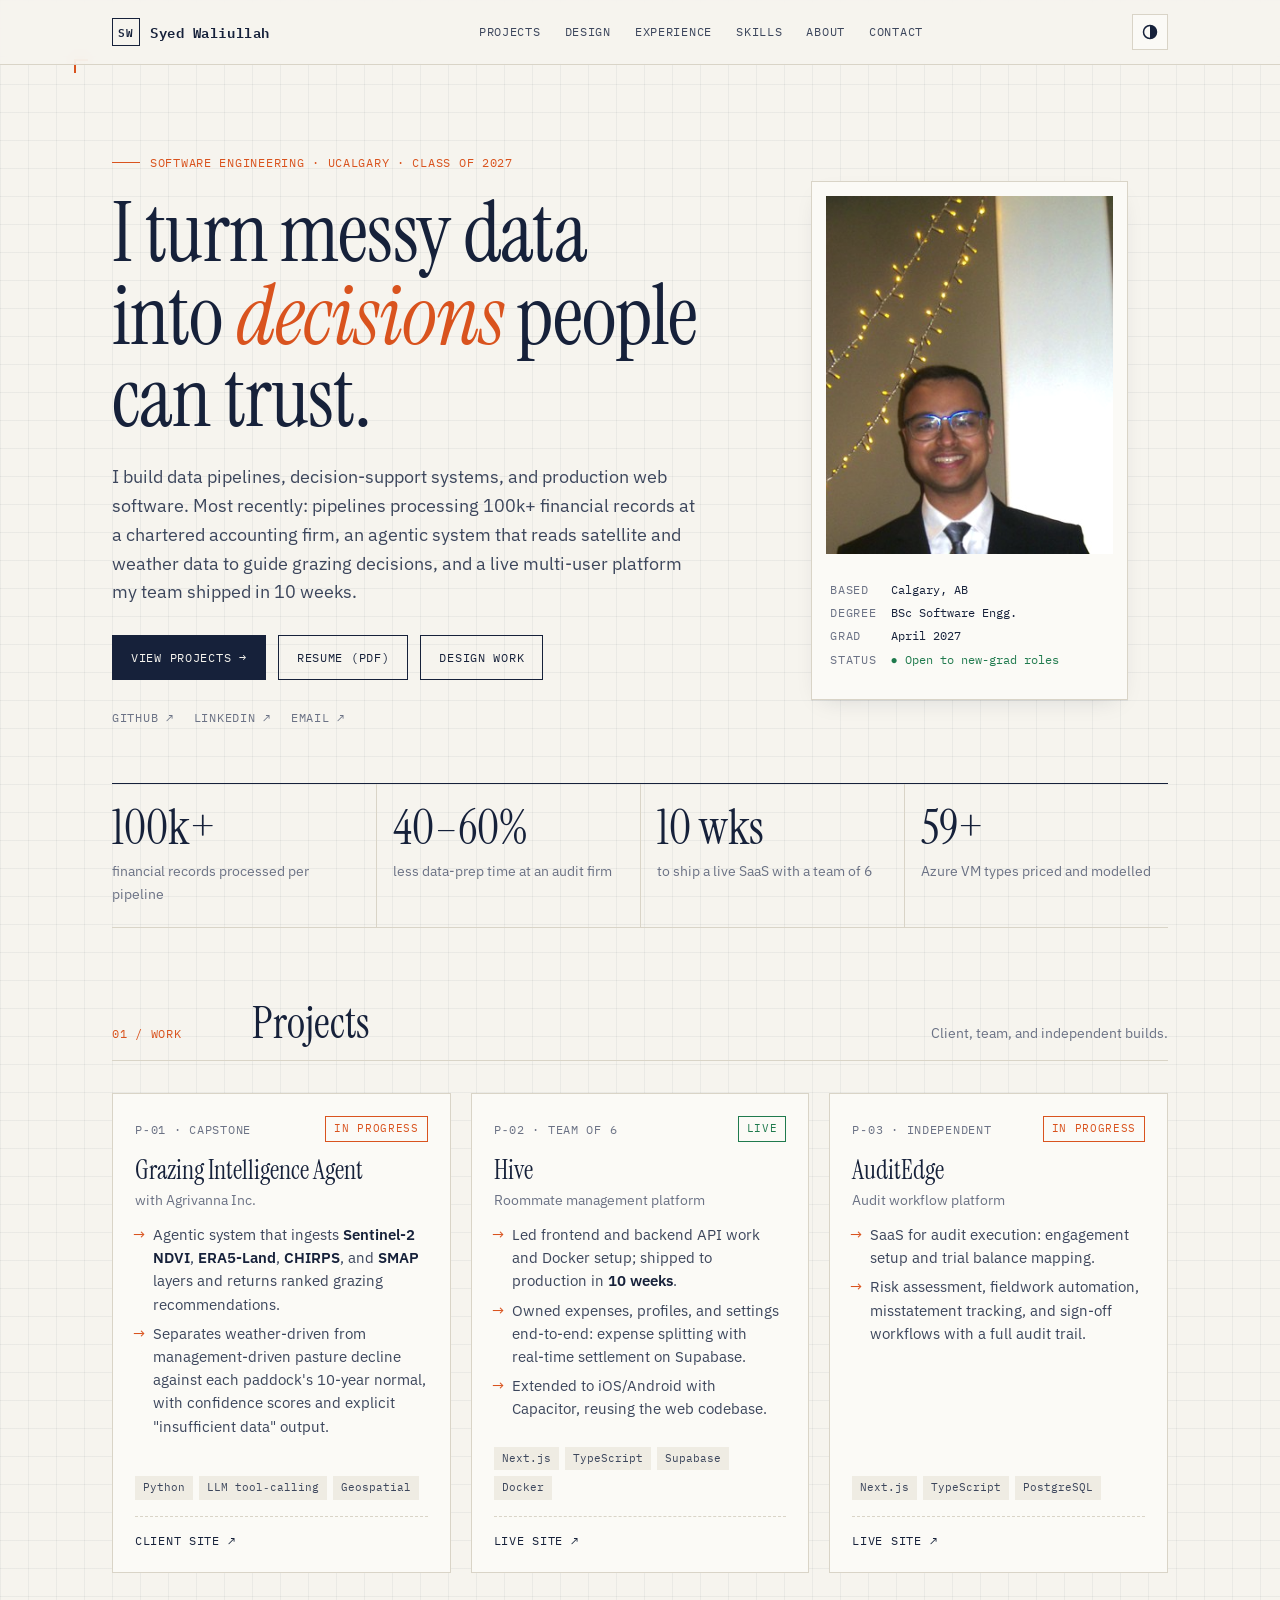
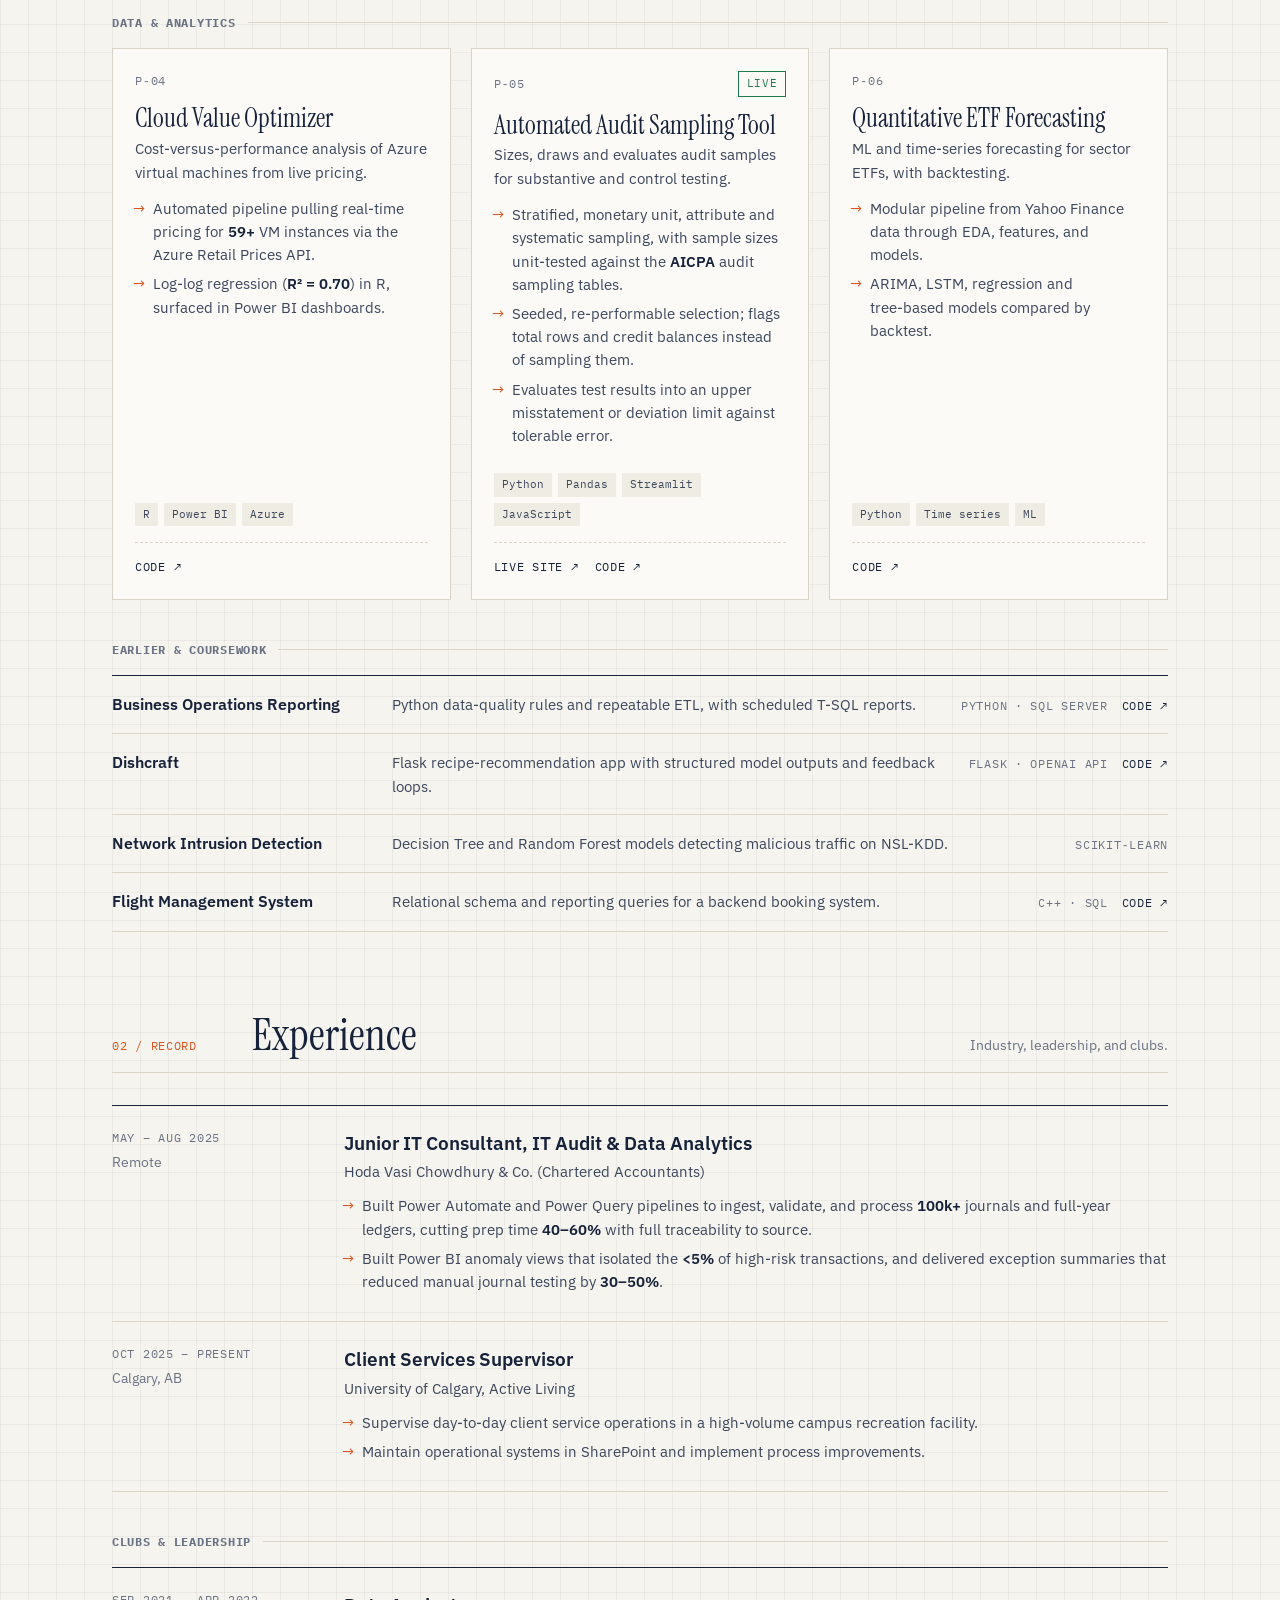
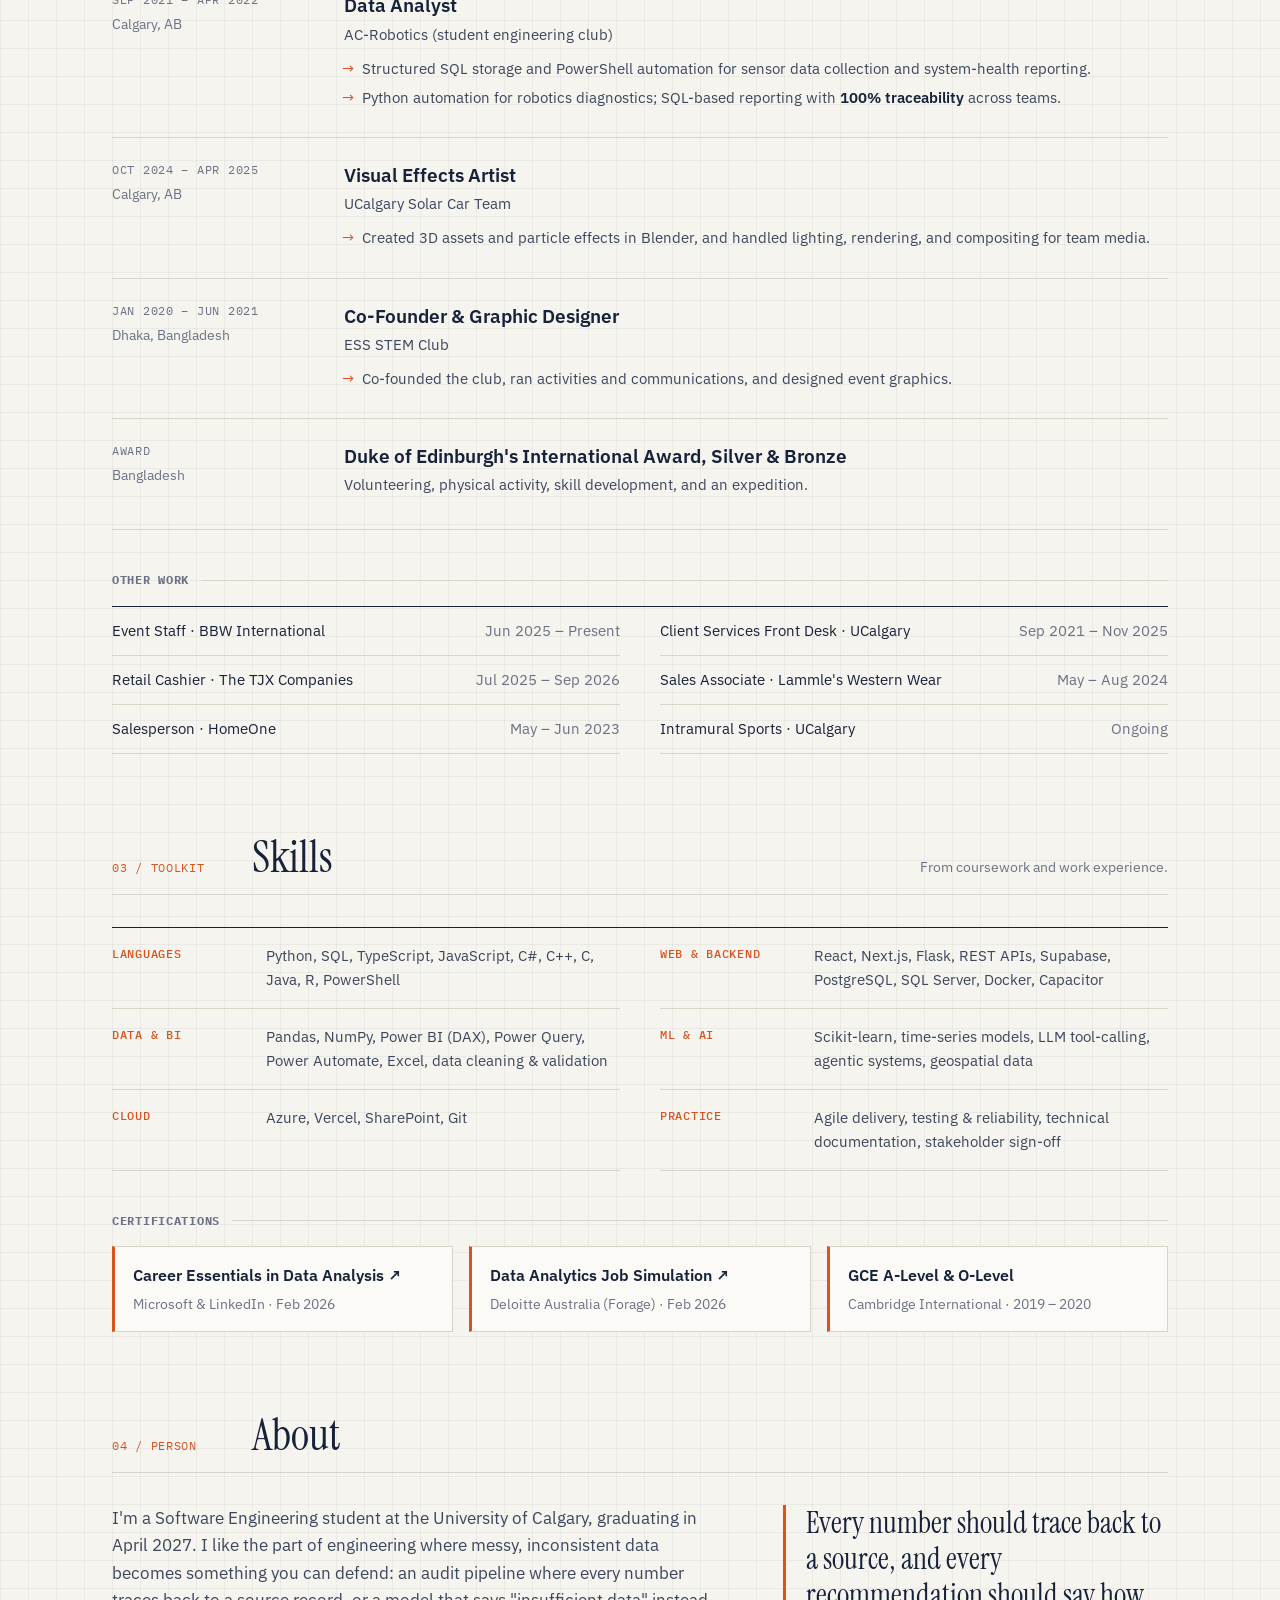
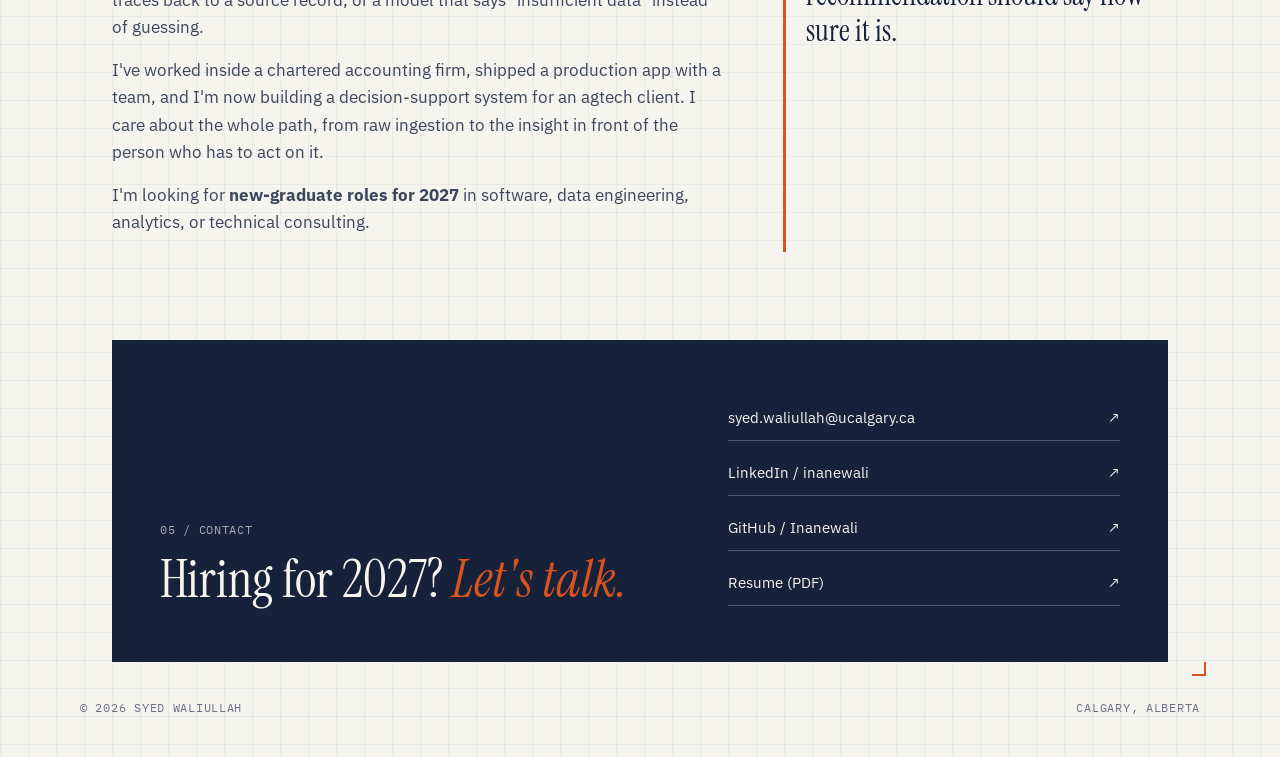
<file: index.html>
<!doctype html>
<html lang="en">
  <head>
    <meta charset="UTF-8" />
    <meta name="viewport" content="width=device-width, initial-scale=1" />
    <title>Syed Waliullah | Software & Data Engineering</title>
    <meta
      name="description"
      content="Portfolio of Syed Waliullah, Software Engineering student at the University of Calgary (2027) building data pipelines, decision-support systems, and production web software."
    />
    <link rel="preconnect" href="https://fonts.googleapis.com" />
    <link rel="preconnect" href="https://fonts.gstatic.com" crossorigin />
    <link
      href="https://fonts.googleapis.com/css2?family=IBM+Plex+Mono:wght@400;500;600&family=IBM+Plex+Sans:wght@400;500;600&family=Instrument+Serif:ital@0;1&display=swap"
      rel="stylesheet"
    />
    <link rel="stylesheet" href="style.css?v=4" />
  </head>

  <body>
    <div class="dataTrail" aria-hidden="true"></div>
    <header class="header">
      <div class="wrap headerInner">
        <a class="logo" href="#top" aria-label="Home"><span class="logoMark">SW</span><span class="logoName">Syed Waliullah</span></a>

        <nav class="nav" aria-label="Primary">
          <a href="#projects">Projects</a>
          <a href="./design/">Design</a>
          <a href="#experience">Experience</a>
          <a href="#skills">Skills</a>
          <a href="#about">About</a>
          <a href="#contact">Contact</a>
        </nav>

        <div class="headerActions">
          <button class="iconBtn themeBtn" aria-label="Toggle dark mode" title="Toggle theme"><svg width="16" height="16" viewBox="0 0 16 16" aria-hidden="true"><circle cx="8" cy="8" r="6.5" fill="none" stroke="currentColor" stroke-width="1.5"/><path d="M8 1.5a6.5 6.5 0 0 1 0 13z" fill="currentColor"/></svg></button>
          <button class="iconBtn menuBtn" aria-label="Open menu" aria-expanded="false">☰</button>
        </div>
      </div>
    </header>

    <main id="top" class="wrap">
      <!-- HERO -->
      <section class="hero">
        <div>
          <p class="eyebrow mono">Software Engineering · UCalgary · Class of 2027</p>
          <h1>I turn messy data into <em>decisions</em> people can trust.</h1>
          <p class="lede">
            I build data pipelines, decision-support systems, and production web software. Most recently:
            pipelines processing 100k+ financial records at a chartered accounting firm, an agentic system
            that reads satellite and weather data to guide grazing decisions, and a live multi-user platform
            my team shipped in 10 weeks.
          </p>
          <div class="heroCtas">
            <a class="btn" href="#projects">View projects →</a>
            <a class="btnGhost" href="./resume.pdf" target="_blank" rel="noreferrer">Resume (PDF)</a>
            <a class="btnGhost" href="./design/">Design work</a>
          </div>
          <div class="linksRow">
            <a href="https://github.com/Inanewali" target="_blank" rel="noreferrer">GitHub ↗</a>
            <a href="https://www.linkedin.com/in/inanewali" target="_blank" rel="noreferrer">LinkedIn ↗</a>
            <a href="mailto:syed.waliullah@ucalgary.ca">Email ↗</a>
          </div>
        </div>

        <figure class="idCard">
          <img src="./avatar.jpg" alt="Portrait of Syed Waliullah" />
          <dl class="idMeta">
            <dt>Based</dt><dd>Calgary, AB</dd>
            <dt>Degree</dt><dd>BSc Software Engg.</dd>
            <dt>Grad</dt><dd>April 2027</dd>
            <dt>Status</dt><dd class="status">Open to new-grad roles</dd>
          </dl>
        </figure>
      </section>

      <!-- METRICS -->
      <section class="metrics" aria-label="Highlights">
        <div class="metric"><div class="metricVal">100k+</div><div class="metricLabel">financial records processed per pipeline</div></div>
        <div class="metric"><div class="metricVal">40–60%</div><div class="metricLabel">less data-prep time at an audit firm</div></div>
        <div class="metric"><div class="metricVal">10 wks</div><div class="metricLabel">to ship a live SaaS with a team of 6</div></div>
        <div class="metric"><div class="metricVal">59+</div><div class="metricLabel">Azure VM types priced and modelled</div></div>
      </section>

      <!-- PROJECTS -->
      <section id="projects" class="section">
        <div class="sectionHead">
          <span class="sectionNum mono">01 / Work</span>
          <h2>Projects</h2>
          <p>Client, team, and independent builds.</p>
        </div>

        <div class="featured">
          <article class="project">
            <div class="projectTop"><span class="mono">P‑01 · Capstone</span><span class="badge wip">In progress</span></div>
            <h3>Grazing Intelligence Agent</h3>
            <p class="projectOrg">with Agrivanna Inc.</p>
            <ul class="bullets">
              <li>Agentic system that ingests <b>Sentinel‑2 NDVI</b>, <b>ERA5‑Land</b>, <b>CHIRPS</b>, and <b>SMAP</b> layers and returns ranked grazing recommendations.</li>
              <li>Separates weather‑driven from management‑driven pasture decline against each paddock's 10‑year normal, with confidence scores and explicit "insufficient data" output.</li>
            </ul>
            <div class="tags"><span>Python</span><span>LLM tool‑calling</span><span>Geospatial</span></div>
            <div class="projectLinks"><a href="https://agrivanna.com/" target="_blank" rel="noreferrer">Client site ↗</a></div>
          </article>

          <article class="project">
            <div class="projectTop"><span class="mono">P‑02 · Team of 6</span><span class="badge live">Live</span></div>
            <h3>Hive</h3>
            <p class="projectOrg">Roommate management platform</p>
            <ul class="bullets">
              <li>Led frontend and backend API work and Docker setup; shipped to production in <b>10 weeks</b>.</li>
              <li>Owned expenses, profiles, and settings end‑to‑end: expense splitting with real‑time settlement on Supabase.</li>
              <li>Extended to iOS/Android with Capacitor, reusing the web codebase.</li>
            </ul>
            <div class="tags"><span>Next.js</span><span>TypeScript</span><span>Supabase</span><span>Docker</span></div>
            <div class="projectLinks"><a href="https://hive-roomies.com" target="_blank" rel="noreferrer">Live site ↗</a></div>
          </article>

          <article class="project">
            <div class="projectTop"><span class="mono">P‑03 · Independent</span><span class="badge wip">In progress</span></div>
            <h3>AuditEdge</h3>
            <p class="projectOrg">Audit workflow platform</p>
            <ul class="bullets">
              <li>SaaS for audit execution: engagement setup and trial balance mapping.</li>
              <li>Risk assessment, fieldwork automation, misstatement tracking, and sign‑off workflows with a full audit trail.</li>
            </ul>
            <div class="tags"><span>Next.js</span><span>TypeScript</span><span>PostgreSQL</span></div>
            <div class="projectLinks"><a href="https://auditedge-mvp-pi.vercel.app/" target="_blank" rel="noreferrer">Live site ↗</a></div>
          </article>
        </div>

        <h3 class="subTitle mono">Data &amp; analytics</h3>
        <div class="grid">
          <article class="project">
            <div class="projectTop"><span class="mono">P‑04</span></div>
            <h3>Cloud Value Optimizer</h3>
            <p class="desc">Cost-versus-performance analysis of Azure virtual machines from live pricing.</p>
            <ul class="bullets">
              <li>Automated pipeline pulling real‑time pricing for <b>59+</b> VM instances via the Azure Retail Prices API.</li>
              <li>Log‑log regression (<b>R² = 0.70</b>) in R, surfaced in Power BI dashboards.</li>
            </ul>
            <div class="tags"><span>R</span><span>Power BI</span><span>Azure</span></div>
            <div class="projectLinks"><a href="https://github.com/Inanewali/Cloud_Value_Optimizer/tree/main" target="_blank" rel="noreferrer">Code ↗</a></div>
          </article>

          <article class="project">
            <div class="projectTop"><span class="mono">P‑05</span><span class="badge live">Live</span></div>
            <h3>Automated Audit Sampling Tool</h3>
            <p class="desc">Sizes, draws and evaluates audit samples for substantive and control testing.</p>
            <ul class="bullets">
              <li>Stratified, monetary unit, attribute and systematic sampling, with sample sizes unit‑tested against the <b>AICPA</b> audit sampling tables.</li>
              <li>Seeded, re‑performable selection; flags total rows and credit balances instead of sampling them.</li>
              <li>Evaluates test results into an upper misstatement or deviation limit against tolerable error.</li>
            </ul>
            <div class="tags"><span>Python</span><span>Pandas</span><span>Streamlit</span><span>JavaScript</span></div>
            <div class="projectLinks"><a href="https://inanewali.github.io/Audit_App/" target="_blank" rel="noreferrer">Live site ↗</a><a href="https://github.com/Inanewali/Audit_App" target="_blank" rel="noreferrer">Code ↗</a></div>
          </article>

          <article class="project">
            <div class="projectTop"><span class="mono">P‑06</span></div>
            <h3>Quantitative ETF Forecasting</h3>
            <p class="desc">ML and time‑series forecasting for sector ETFs, with backtesting.</p>
            <ul class="bullets">
              <li>Modular pipeline from Yahoo Finance data through EDA, features, and models.</li>
              <li>ARIMA, LSTM, regression and tree‑based models compared by backtest.</li>
            </ul>
            <div class="tags"><span>Python</span><span>Time series</span><span>ML</span></div>
            <div class="projectLinks"><a href="https://github.com/irajak/quantitative-etf-forecasting" target="_blank" rel="noreferrer">Code ↗</a></div>
          </article>
        </div>

        <h3 class="subTitle mono">Earlier &amp; coursework</h3>
        <div class="ledger">
          <div class="ledgerRow">
            <h4>Business Operations Reporting</h4>
            <p>Python data‑quality rules and repeatable ETL, with scheduled T‑SQL reports.</p>
            <span class="meta mono">Python · SQL Server <a href="https://github.com/Inanewali" target="_blank" rel="noreferrer">Code ↗</a></span>
          </div>
          <div class="ledgerRow">
            <h4>Dishcraft</h4>
            <p>Flask recipe‑recommendation app with structured model outputs and feedback loops.</p>
            <span class="meta mono">Flask · OpenAI API <a href="https://github.com/Maheen21/Dishcraft" target="_blank" rel="noreferrer">Code ↗</a></span>
          </div>
          <div class="ledgerRow">
            <h4>Network Intrusion Detection</h4>
            <p>Decision Tree and Random Forest models detecting malicious traffic on NSL‑KDD.</p>
            <span class="meta mono">Scikit‑learn</span>
          </div>
          <div class="ledgerRow">
            <h4>Flight Management System</h4>
            <p>Relational schema and reporting queries for a backend booking system.</p>
            <span class="meta mono">C++ · SQL <a href="https://github.com/Inanewali/ensf-337-term-project" target="_blank" rel="noreferrer">Code ↗</a></span>
          </div>
        </div>
      </section>

      <!-- EXPERIENCE -->
      <section id="experience" class="section">
        <div class="sectionHead">
          <span class="sectionNum mono">02 / Record</span>
          <h2>Experience</h2>
          <p>Industry, leadership, and clubs.</p>
        </div>

        <div class="timeline">
          <div class="role">
            <div class="roleWhen mono">May – Aug 2025<span class="where">Remote</span></div>
            <div>
              <h3>Junior IT Consultant, IT Audit &amp; Data Analytics</h3>
              <p class="roleOrg">Hoda Vasi Chowdhury &amp; Co. (Chartered Accountants)</p>
              <ul class="bullets">
                <li>Built Power Automate and Power Query pipelines to ingest, validate, and process <b>100k+</b> journals and full‑year ledgers, cutting prep time <b>40–60%</b> with full traceability to source.</li>
                <li>Built Power BI anomaly views that isolated the <b>&lt;5%</b> of high‑risk transactions, and delivered exception summaries that reduced manual journal testing by <b>30–50%</b>.</li>
              </ul>
            </div>
          </div>

          <div class="role">
            <div class="roleWhen mono">Oct 2025 – Present<span class="where">Calgary, AB</span></div>
            <div>
              <h3>Client Services Supervisor</h3>
              <p class="roleOrg">University of Calgary, Active Living</p>
              <ul class="bullets">
                <li>Supervise day‑to‑day client service operations in a high‑volume campus recreation facility.</li>
                <li>Maintain operational systems in SharePoint and implement process improvements.</li>
              </ul>
            </div>
          </div>
        </div>

        <h3 class="subTitle mono">Clubs &amp; leadership</h3>
        <div class="timeline">
          <div class="role">
            <div class="roleWhen mono">Sep 2021 – Apr 2022<span class="where">Calgary, AB</span></div>
            <div>
              <h3>Data Analyst</h3>
              <p class="roleOrg">AC‑Robotics (student engineering club)</p>
              <ul class="bullets">
                <li>Structured SQL storage and PowerShell automation for sensor data collection and system‑health reporting.</li>
                <li>Python automation for robotics diagnostics; SQL‑based reporting with <b>100% traceability</b> across teams.</li>
              </ul>
            </div>
          </div>

          <div class="role">
            <div class="roleWhen mono">Oct 2024 – Apr 2025<span class="where">Calgary, AB</span></div>
            <div>
              <h3>Visual Effects Artist</h3>
              <p class="roleOrg">UCalgary Solar Car Team</p>
              <ul class="bullets">
                <li>Created 3D assets and particle effects in Blender, and handled lighting, rendering, and compositing for team media.</li>
              </ul>
            </div>
          </div>

          <div class="role">
            <div class="roleWhen mono">Jan 2020 – Jun 2021<span class="where">Dhaka, Bangladesh</span></div>
            <div>
              <h3>Co‑Founder &amp; Graphic Designer</h3>
              <p class="roleOrg">ESS STEM Club</p>
              <ul class="bullets">
                <li>Co‑founded the club, ran activities and communications, and designed event graphics.</li>
              </ul>
            </div>
          </div>

          <div class="role">
            <div class="roleWhen mono">Award<span class="where">Bangladesh</span></div>
            <div>
              <h3>Duke of Edinburgh's International Award, Silver &amp; Bronze</h3>
              <p class="roleOrg">Volunteering, physical activity, skill development, and an expedition.</p>
            </div>
          </div>
        </div>

        <h3 class="subTitle mono">Other work</h3>
        <div class="otherList">
          <div class="otherItem"><span>Event Staff · BBW International</span><span>Jun 2025 – Present</span></div>
          <div class="otherItem"><span>Client Services Front Desk · UCalgary</span><span>Sep 2021 – Nov 2025</span></div>
          <div class="otherItem"><span>Retail Cashier · The TJX Companies</span><span>Jul 2025 – Sep 2026</span></div>
          <div class="otherItem"><span>Sales Associate · Lammle's Western Wear</span><span>May – Aug 2024</span></div>
          <div class="otherItem"><span>Salesperson · HomeOne</span><span>May – Jun 2023</span></div>
          <div class="otherItem"><span>Intramural Sports · UCalgary</span><span>Ongoing</span></div>
        </div>
      </section>

      <!-- SKILLS -->
      <section id="skills" class="section">
        <div class="sectionHead">
          <span class="sectionNum mono">03 / Toolkit</span>
          <h2>Skills</h2>
          <p>From coursework and work experience.</p>
        </div>
        <div class="skills">
          <div class="skillRow"><h3 class="mono">Languages</h3><p>Python, SQL, TypeScript, JavaScript, C#, C++, C, Java, R, PowerShell</p></div>
          <div class="skillRow"><h3 class="mono">Web &amp; backend</h3><p>React, Next.js, Flask, REST APIs, Supabase, PostgreSQL, SQL Server, Docker, Capacitor</p></div>
          <div class="skillRow"><h3 class="mono">Data &amp; BI</h3><p>Pandas, NumPy, Power BI (DAX), Power Query, Power Automate, Excel, data cleaning &amp; validation</p></div>
          <div class="skillRow"><h3 class="mono">ML &amp; AI</h3><p>Scikit‑learn, time‑series models, LLM tool‑calling, agentic systems, geospatial data</p></div>
          <div class="skillRow"><h3 class="mono">Cloud</h3><p>Azure, Vercel, SharePoint, Git</p></div>
          <div class="skillRow"><h3 class="mono">Practice</h3><p>Agile delivery, testing &amp; reliability, technical documentation, stakeholder sign‑off</p></div>
        </div>

        <h3 class="subTitle mono">Certifications</h3>
        <div class="certGrid">
          <div class="cert">
            <h3><a href="https://www.linkedin.com/learning/certificates/3c373941e158370504725fb696a3f1c24283c1cdd0bce3c88a451010adb7dff1" target="_blank" rel="noreferrer">Career Essentials in Data Analysis ↗</a></h3>
            <p>Microsoft &amp; LinkedIn · Feb 2026</p>
          </div>
          <div class="cert">
            <h3><a href="https://www.theforage.com/completion-certificates/9PBTqmSxAf6zZTseP/io9DzWKe3PTsiS6GG_9PBTqmSxAf6zZTseP_6994cb7dcc37a26ba906cb63_1771362608296_completion_certificate.pdf" target="_blank" rel="noreferrer">Data Analytics Job Simulation ↗</a></h3>
            <p>Deloitte Australia (Forage) · Feb 2026</p>
          </div>
          <div class="cert">
            <h3>GCE A‑Level &amp; O‑Level</h3>
            <p>Cambridge International · 2019 – 2020</p>
          </div>
        </div>
      </section>

      <!-- ABOUT -->
      <section id="about" class="section">
        <div class="sectionHead">
          <span class="sectionNum mono">04 / Person</span>
          <h2>About</h2>
          <p></p>
        </div>
        <div class="about">
          <div>
            <p>
              I'm a Software Engineering student at the University of Calgary, graduating in April 2027. I like the
              part of engineering where messy, inconsistent data becomes something you can defend: an audit pipeline
              where every number traces back to a source record, or a model that says "insufficient data" instead of guessing.
            </p>
            <p>
              I've worked inside a chartered accounting firm, shipped a production app with a team, and I'm now building
              a decision‑support system for an agtech client. I care about the whole path, from raw ingestion to the
              insight in front of the person who has to act on it.
            </p>
            <p>
              I'm looking for <b>new‑graduate roles for 2027</b> in software, data engineering, analytics, or technical consulting.
            </p>
          </div>
          <p class="pull">Every number should trace back to a source, and every recommendation should say how sure it is.</p>
        </div>
      </section>

      <!-- CONTACT -->
      <section id="contact" class="section">
        <div class="contact">
          <div>
            <p class="mono">05 / Contact</p>
            <h2>Hiring for 2027? <em>Let's talk.</em></h2>
          </div>
          <div class="contactLinks">
            <a href="mailto:syed.waliullah@ucalgary.ca"><span>syed.waliullah@ucalgary.ca</span><span>↗</span></a>
            <a href="https://www.linkedin.com/in/inanewali" target="_blank" rel="noreferrer"><span>LinkedIn / inanewali</span><span>↗</span></a>
            <a href="https://github.com/Inanewali" target="_blank" rel="noreferrer"><span>GitHub / Inanewali</span><span>↗</span></a>
            <a href="./resume.pdf" target="_blank" rel="noreferrer"><span>Resume (PDF)</span><span>↗</span></a>
          </div>
        </div>
      </section>
    </main>

    <footer class="wrap footer mono">
      <span>© <span id="year">2026</span> Syed Waliullah</span>
      <span>Calgary, Alberta</span>
    </footer>

    <script src="script.js?v=4"></script>
  </body>
</html>
</file>
<file: style.css>
/* =========================================================
   Syed Waliullah — portfolio
   Direction: engineering field notebook. Paper, ink, one
   survey-orange signal colour, monospace annotations.
   ========================================================= */

:root {
  --paper: #f6f4ee;
  --paper-2: #efece3;
  --card: #fbfaf6;
  --ink: #16213a;
  --ink-2: #3c465c;
  --muted: #6b7285;
  --rule: #d9d4c7;
  --grid: rgba(22, 33, 58, 0.05);
  --signal: #d9531e;
  --signal-soft: rgba(217, 83, 30, 0.1);
  --live: #1f7a4d;
  --shadow: 0 1px 0 rgba(22, 33, 58, 0.06), 0 8px 24px -12px rgba(22, 33, 58, 0.18);

  --display: "Instrument Serif", Georgia, serif;
  --sans: "IBM Plex Sans", system-ui, -apple-system, sans-serif;
  --mono: "IBM Plex Mono", ui-monospace, Menlo, monospace;

  --max: 1120px;
  --gutter: 16px;
}

@media (prefers-color-scheme: dark) {
  :root:not([data-theme="light"]) {
    --paper: #0f1522;
    --paper-2: #141b2b;
    --card: #161e30;
    --ink: #e9e6dc;
    --ink-2: #c3c7d2;
    --muted: #8d94a6;
    --rule: #2a3347;
    --grid: rgba(233, 230, 220, 0.04);
    --signal: #f07a45;
    --signal-soft: rgba(240, 122, 69, 0.14);
    --live: #4fbf88;
    --shadow: 0 1px 0 rgba(0, 0, 0, 0.3), 0 10px 28px -14px rgba(0, 0, 0, 0.6);
  }
}
:root[data-theme="dark"] {
  --paper: #0f1522;
  --paper-2: #141b2b;
  --card: #161e30;
  --ink: #e9e6dc;
  --ink-2: #c3c7d2;
  --muted: #8d94a6;
  --rule: #2a3347;
  --grid: rgba(233, 230, 220, 0.04);
  --signal: #f07a45;
  --signal-soft: rgba(240, 122, 69, 0.14);
  --live: #4fbf88;
  --shadow: 0 1px 0 rgba(0, 0, 0, 0.3), 0 10px 28px -14px rgba(0, 0, 0, 0.6);
}

*,
*::before,
*::after { box-sizing: border-box; }

html { scroll-behavior: smooth; scroll-padding-top: 80px; }

body {
  margin: 0;
  background-color: var(--paper);
  background-image:
    linear-gradient(var(--grid) 1px, transparent 1px),
    linear-gradient(90deg, var(--grid) 1px, transparent 1px);
  background-size: 28px 28px;
  color: var(--ink);
  font-family: var(--sans);
  font-size: 16px;
  line-height: 1.6;
  -webkit-font-smoothing: antialiased;
}

a { color: inherit; }
img { max-width: 100%; display: block; }

.wrap {
  max-width: var(--max);
  margin: 0 auto;
  padding: 0 var(--gutter);
}
@media (min-width: 720px) { :root { --gutter: 32px; } }

.mono {
  font-family: var(--mono);
  font-size: 12px;
  letter-spacing: 0.06em;
  text-transform: uppercase;
}

/* ---------- Header ---------- */
.header {
  position: sticky;
  top: 0;
  z-index: 20;
  background: color-mix(in srgb, var(--paper) 88%, transparent);
  backdrop-filter: blur(8px);
  border-bottom: 1px solid var(--rule);
}
.headerInner {
  display: flex;
  align-items: center;
  justify-content: space-between;
  height: 64px;
  gap: 16px;
}
.logo {
  font-family: var(--mono);
  font-weight: 600;
  font-size: 14px;
  text-decoration: none;
  letter-spacing: 0.04em;
  display: flex;
  align-items: center;
  gap: 10px;
}
.logoMark {
  width: 28px;
  height: 28px;
  border: 1.5px solid var(--ink);
  display: grid;
  place-items: center;
  font-size: 11px;
}
.nav { display: flex; align-items: center; gap: 4px; }
.nav a {
  font-family: var(--mono);
  font-size: 12px;
  letter-spacing: 0.06em;
  text-transform: uppercase;
  text-decoration: none;
  padding: 8px 10px;
  color: var(--ink-2);
  border-bottom: 1.5px solid transparent;
}
.nav a:hover,
.nav a.active { color: var(--ink); border-bottom-color: var(--signal); }

.headerActions { display: flex; align-items: center; gap: 6px; }
.iconBtn {
  width: 36px;
  height: 36px;
  border: 1px solid var(--rule);
  background: var(--card);
  color: var(--ink);
  display: grid;
  place-items: center;
  cursor: pointer;
  font-size: 15px;
}
.iconBtn:hover { border-color: var(--ink); }
.menuBtn { display: none; }

@media (max-width: 960px) {
  .menuBtn { display: grid; }
  .nav {
    position: fixed;
    top: 64px;
    left: 0;
    right: 0;
    flex-direction: column;
    align-items: stretch;
    gap: 0;
    background: var(--paper);
    border-bottom: 1px solid var(--rule);
    padding: 8px var(--gutter) 20px;
    box-shadow: 0 0 0 100vmax rgba(10, 14, 24, 0.45);
    clip-path: inset(0 0 -100vmax 0);
    display: none;
  }
  .nav.open { display: flex; }
  .nav a {
    font-size: 14px;
    padding: 16px 0;
    border-bottom: 1px solid var(--rule);
  }
  .nav a:last-child { border-bottom: none; }
  .nav a:hover,
  .nav a.active { border-bottom-color: var(--rule); color: var(--signal); }
  .logoName { display: none; }
}
@media (min-width: 340px) and (max-width: 960px) { .logoName { display: inline; } }
body.menuOpen { overflow: hidden; }

/* ---------- Buttons ---------- */
.btn,
.btnGhost {
  display: inline-flex;
  align-items: center;
  gap: 8px;
  font-family: var(--mono);
  font-size: 12px;
  letter-spacing: 0.06em;
  text-transform: uppercase;
  text-decoration: none;
  padding: 12px 18px;
  border: 1.5px solid var(--ink);
  transition: transform 0.15s ease, background 0.15s ease;
}
.btn { background: var(--ink); color: var(--paper); }
.btn:hover { transform: translate(-2px, -2px); box-shadow: 3px 3px 0 var(--signal); }
.btnGhost { background: transparent; color: var(--ink); }
.btnGhost:hover { background: var(--card); }

/* ---------- Hero ---------- */
.hero {
  display: grid;
  grid-template-columns: 1fr;
  gap: 40px;
  padding: 56px 0 40px;
  align-items: center;
}
@media (min-width: 900px) {
  .hero { grid-template-columns: 1.5fr 1fr; padding: 88px 0 56px; gap: 64px; }
}
.eyebrow {
  color: var(--signal);
  display: flex;
  align-items: center;
  gap: 10px;
  margin: 0 0 20px;
}
.eyebrow::before { content: ""; width: 28px; height: 1.5px; background: var(--signal); }
.hero h1 {
  font-family: var(--display);
  font-weight: 400;
  font-size: clamp(44px, 8vw, 84px);
  line-height: 0.98;
  letter-spacing: -0.01em;
  margin: 0 0 24px;
}
.hero h1 em { font-style: italic; color: var(--signal); }
.lede {
  font-size: 18px;
  color: var(--ink-2);
  max-width: 58ch;
  margin: 0 0 28px;
}
.heroCtas { display: flex; flex-wrap: wrap; gap: 12px; margin-bottom: 28px; }
.linksRow { display: flex; flex-wrap: wrap; gap: 20px; }
.linksRow a {
  font-family: var(--mono);
  font-size: 12px;
  letter-spacing: 0.06em;
  text-transform: uppercase;
  color: var(--muted);
  text-decoration: none;
}
.linksRow a:hover { color: var(--signal); }

.idCard {
  background: var(--card);
  border: 1px solid var(--rule);
  box-shadow: var(--shadow);
  padding: 14px;
  max-width: 360px;
  justify-self: center;
}
@media (max-width: 899px) { .idCard { max-width: 300px; }
  width: 100%;
  position: relative;
}
.idCard::before,
.idCard::after {
  content: "";
  position: absolute;
  width: 14px;
  height: 14px;
  border-color: var(--signal);
  border-style: solid;
}
.idCard::before { top: -6px; left: -6px; border-width: 2px 0 0 2px; }
.idCard::after { bottom: -6px; right: -6px; border-width: 0 2px 2px 0; }
.idCard img {
  width: 100%;
  aspect-ratio: 4 / 5;
  object-fit: cover;
  filter: grayscale(0.15) contrast(1.02);
}
.idMeta {
  display: grid;
  grid-template-columns: auto 1fr;
  gap: 4px 14px;
  padding: 14px 4px 4px;
  font-family: var(--mono);
  font-size: 12px;
}
.idMeta dt { color: var(--muted); text-transform: uppercase; letter-spacing: 0.06em; }
.idMeta dd { margin: 0; }
.status { color: var(--live); }
.status::before { content: "● "; }

/* ---------- Metrics ---------- */
.metrics {
  display: grid;
  grid-template-columns: repeat(2, 1fr);
  border-top: 1.5px solid var(--ink);
  border-bottom: 1px solid var(--rule);
}
@media (min-width: 820px) { .metrics { grid-template-columns: repeat(4, 1fr); } }
.metric { padding: 20px 16px 22px 0; }
.metric + .metric { padding-left: 16px; border-left: 1px solid var(--rule); }
@media (max-width: 819px) {
  .metric:nth-child(3) { border-left: none; padding-left: 0; }
  .metric:nth-child(n + 3) { border-top: 1px solid var(--rule); }
}
.metricVal {
  font-family: var(--display);
  font-size: clamp(36px, 5vw, 48px);
  line-height: 1;
  margin-bottom: 8px;
}
.metricLabel { color: var(--muted); font-size: 14px; }

/* ---------- Sections ---------- */
.section { padding: 72px 0 8px; }
.sectionHead {
  display: grid;
  grid-template-columns: 1fr;
  gap: 6px;
  margin-bottom: 32px;
  padding-bottom: 14px;
  border-bottom: 1px solid var(--rule);
}
@media (min-width: 720px) {
  .sectionHead { grid-template-columns: 120px 1fr auto; align-items: baseline; gap: 20px; }
}
.sectionNum { color: var(--signal); }
.sectionHead h2 {
  font-family: var(--display);
  font-weight: 400;
  font-size: clamp(32px, 5vw, 44px);
  line-height: 1.05;
  margin: 0;
}
.sectionHead p { margin: 0; color: var(--muted); font-size: 14px; }

.subTitle {
  color: var(--muted);
  margin: 40px 0 16px;
  display: flex;
  align-items: center;
  gap: 12px;
}
.subTitle::after { content: ""; flex: 1; height: 1px; background: var(--rule); }

/* ---------- Projects ---------- */
.featured {
  display: grid;
  grid-template-columns: 1fr;
  gap: 20px;
}
@media (min-width: 900px) { .featured { grid-template-columns: repeat(3, 1fr); } }

.project {
  background: var(--card);
  border: 1px solid var(--rule);
  padding: 22px;
  display: flex;
  flex-direction: column;
  transition: border-color 0.2s ease, transform 0.2s ease, box-shadow 0.2s ease;
}
.project:hover { border-color: var(--ink); transform: translateY(-2px); box-shadow: var(--shadow); }
.projectTop {
  display: flex;
  justify-content: space-between;
  align-items: center;
  gap: 10px;
  margin-bottom: 14px;
  color: var(--muted);
}
.badge {
  font-family: var(--mono);
  font-size: 11px;
  letter-spacing: 0.06em;
  text-transform: uppercase;
  padding: 3px 8px;
  border: 1px solid var(--rule);
  color: var(--ink-2);
  white-space: nowrap;
}
.badge.live { color: var(--live); border-color: currentColor; }
.badge.wip { color: var(--signal); border-color: currentColor; }
.project h3 {
  font-family: var(--display);
  font-weight: 400;
  font-size: 26px;
  line-height: 1.1;
  margin: 0 0 4px;
}
.projectOrg { color: var(--muted); font-size: 14px; margin: 0 0 12px; }
.project p.desc { color: var(--ink-2); margin: 0 0 12px; font-size: 15px; }
.bullets { margin: 0 0 16px; padding-left: 18px; font-size: 14.5px; color: var(--ink-2); }
.bullets li { margin-bottom: 6px; }
.bullets li::marker { color: var(--signal); content: "→  "; }
.bullets b { color: var(--ink); font-weight: 600; }
.tags { display: flex; flex-wrap: wrap; gap: 6px; margin-top: auto; padding-top: 4px; }
.tags span {
  font-family: var(--mono);
  font-size: 11px;
  padding: 3px 8px;
  background: var(--paper-2);
  color: var(--ink-2);
}
.projectLinks { display: flex; gap: 16px; margin-top: 16px; padding-top: 14px; border-top: 1px dashed var(--rule); }
.projectLinks a {
  font-family: var(--mono);
  font-size: 12px;
  letter-spacing: 0.06em;
  text-transform: uppercase;
  text-decoration: none;
  color: var(--ink);
}
.projectLinks a:hover { color: var(--signal); }

.grid {
  display: grid;
  grid-template-columns: 1fr;
  gap: 20px;
}
@media (min-width: 720px) { .grid { grid-template-columns: repeat(2, 1fr); } }
@media (min-width: 1000px) { .grid { grid-template-columns: repeat(3, 1fr); } }

/* compact list for earlier / coursework projects */
.ledger { border-top: 1.5px solid var(--ink); }
.ledgerRow {
  display: grid;
  grid-template-columns: 1fr;
  gap: 4px 20px;
  padding: 16px 0;
  border-bottom: 1px solid var(--rule);
}
@media (min-width: 820px) { .ledgerRow { grid-template-columns: 260px 1fr auto; align-items: baseline; } }
.ledgerRow h4 { margin: 0; font-size: 16px; font-weight: 600; }
.ledgerRow p { margin: 0; color: var(--ink-2); font-size: 14.5px; }
.ledgerRow .meta { color: var(--muted); display: flex; gap: 14px; align-items: center; }
.ledgerRow .meta a { color: var(--ink); text-decoration: none; }
.ledgerRow .meta a:hover { color: var(--signal); }

/* ---------- Skills ---------- */
.skills {
  display: grid;
  grid-template-columns: 1fr;
  border-top: 1.5px solid var(--ink);
}
@media (min-width: 720px) { .skills { grid-template-columns: repeat(2, 1fr); column-gap: 40px; } }
.skillRow {
  display: grid;
  grid-template-columns: 1fr;
  gap: 4px;
  padding: 16px 0;
  border-bottom: 1px solid var(--rule);
}
@media (min-width: 480px) { .skillRow { grid-template-columns: 150px 1fr; } }
.skillRow h3 { margin: 0; color: var(--signal); font-weight: 500; }
.skillRow p { margin: 0; color: var(--ink-2); font-size: 15px; }

/* ---------- Experience timeline ---------- */
.timeline { position: relative; }
.role {
  display: grid;
  grid-template-columns: 1fr;
  gap: 6px 32px;
  padding: 22px 0;
  border-bottom: 1px solid var(--rule);
}
.role:first-child { border-top: 1.5px solid var(--ink); }
@media (min-width: 820px) { .role { grid-template-columns: 200px 1fr; } }
.roleWhen { color: var(--muted); }
.roleWhen .where { display: block; margin-top: 4px; text-transform: none; letter-spacing: 0; font-family: var(--sans); font-size: 14px; }
.role h3 { font-size: 19px; font-weight: 600; margin: 0 0 2px; }
.roleOrg { color: var(--ink-2); margin: 0 0 10px; font-size: 15px; }
.role .bullets { margin-bottom: 0; }

.otherList {
  display: grid;
  grid-template-columns: 1fr;
  border-top: 1.5px solid var(--ink);
}
@media (min-width: 720px) { .otherList { grid-template-columns: repeat(2, 1fr); column-gap: 40px; } }
.otherItem {
  display: flex;
  justify-content: space-between;
  gap: 16px;
  padding: 12px 0;
  border-bottom: 1px solid var(--rule);
  font-size: 15px;
}
.otherItem span:last-child { color: var(--muted); text-align: right; }

/* ---------- Certifications ---------- */
.certGrid {
  display: grid;
  grid-template-columns: 1fr;
  gap: 16px;
}
@media (min-width: 720px) { .certGrid { grid-template-columns: repeat(3, 1fr); } }
.cert {
  background: var(--card);
  border: 1px solid var(--rule);
  border-left: 3px solid var(--signal);
  padding: 16px 18px;
}
.cert h3 { font-size: 16px; font-weight: 600; margin: 0 0 4px; }
.cert h3 a { text-decoration: none; }
.cert h3 a:hover { color: var(--signal); }
.cert p { margin: 0; color: var(--muted); font-size: 14px; }

/* ---------- About ---------- */
.about {
  display: grid;
  grid-template-columns: 1fr;
  gap: 24px;
}
@media (min-width: 900px) { .about { grid-template-columns: 1.6fr 1fr; gap: 56px; } }
.about p { margin: 0 0 16px; color: var(--ink-2); font-size: 17px; max-width: 64ch; }
.about .pull {
  font-family: var(--display);
  font-size: 30px;
  line-height: 1.2;
  color: var(--ink);
  border-left: 3px solid var(--signal);
  padding-left: 20px;
  margin: 0;
}

/* ---------- Contact ---------- */
.contact {
  background: var(--ink);
  color: var(--paper);
  padding: 40px 28px;
  display: grid;
  gap: 20px;
  margin-top: 8px;
}
@media (min-width: 820px) { .contact { grid-template-columns: 1.4fr 1fr; align-items: end; padding: 56px 48px; } }
.contact h2 {
  font-family: var(--display);
  font-weight: 400;
  font-size: clamp(34px, 5vw, 52px);
  line-height: 1.02;
  margin: 0;
}
.contact h2 em { color: var(--signal); }
.contact .mono { color: color-mix(in srgb, var(--paper) 65%, transparent); margin: 0 0 14px; }
.contactLinks { display: grid; gap: 10px; }
.contactLinks a {
  color: var(--paper);
  text-decoration: none;
  display: flex;
  justify-content: space-between;
  gap: 12px;
  padding: 10px 0;
  border-bottom: 1px solid color-mix(in srgb, var(--paper) 25%, transparent);
  font-size: 15px;
  word-break: break-all;
}
.contactLinks a:hover { color: var(--signal); }

.footer {
  padding: 28px 0 40px;
  color: var(--muted);
  display: flex;
  flex-wrap: wrap;
  justify-content: space-between;
  gap: 12px;
}

/* ---------- Motion ---------- */
@media (prefers-reduced-motion: reduce) {
  html { scroll-behavior: auto; }
  .project, .btn { transition: none; }
}

/* ---------- Scroll trail: a data packet riding the pipeline ---------- */
body { position: relative; }
.header, main, .footer { position: relative; z-index: 1; }
.header { z-index: 20; }
.dataTrail {
  position: absolute;
  top: 0;
  right: max(4px, calc((100vw - var(--max)) / 2 - 92px));
  width: 84px;
  pointer-events: none;
  z-index: 0;
}
.dataTrail svg { display: block; overflow: visible; }
.trailBase { fill: none; stroke: var(--muted); stroke-width: 2; stroke-dasharray: 7 8; opacity: 0.55; stroke-linecap: round; }
.trailDone { fill: none; stroke: var(--signal); stroke-width: 2.5; stroke-linecap: round; }
.trailGlow { fill: none; stroke: var(--signal-soft); stroke-width: 12; stroke-linecap: round; }
.packet { transition: transform 0.12s linear; }
.packetBob { animation: bob 2.4s ease-in-out infinite; transform-origin: center; }
@keyframes bob { 0%, 100% { transform: translateY(0); } 50% { transform: translateY(-4px); } }
.packetBody { fill: var(--card); stroke: var(--ink); stroke-width: 2; }
.packetBand { fill: var(--signal); }
.packetLine { fill: none; stroke: var(--ink); stroke-width: 2; }
.bit { fill: var(--signal); opacity: 0; animation: bitFloat 2.4s ease-out infinite; }
.bit:nth-of-type(2) { animation-delay: 0.8s; }
.bit:nth-of-type(3) { animation-delay: 1.6s; }
@keyframes bitFloat {
  0% { opacity: 0; transform: translate(0, 0); }
  20% { opacity: 0.9; }
  100% { opacity: 0; transform: translate(0, -26px); }
}
@media (max-width: 1180px) { .dataTrail { opacity: 0.45; } }
@media (max-width: 720px) { .dataTrail { display: none; } }
@media (prefers-reduced-motion: reduce) {
  .packetBob, .bit { animation: none; }
  .bit { opacity: 0; }
  .packet { transition: none; }
}
</file>
